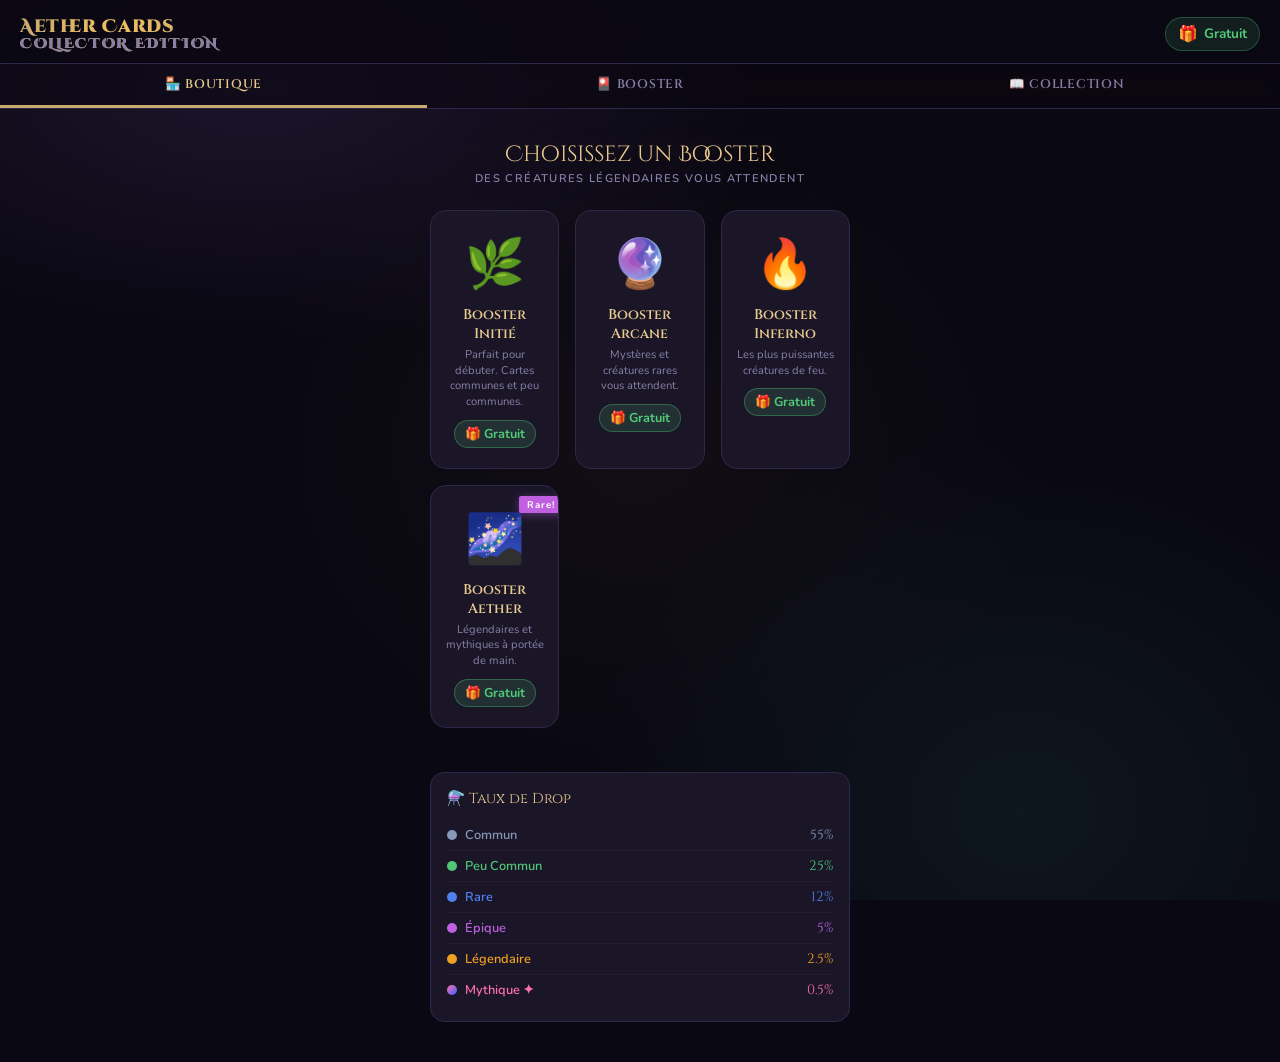
<file: index 3.html>
<!DOCTYPE html>
<html lang="fr">
<head>
<meta charset="UTF-8">
<meta name="viewport" content="width=device-width, initial-scale=1.0, user-scalable=no">
<title>AETHER CARDS — Booster Pack</title>
<link href="https://fonts.googleapis.com/css2?family=Cinzel+Decorative:wght@700;900&family=Cinzel:wght@400;600&family=Nunito:wght@400;600;700&display=swap" rel="stylesheet">
<style>
/* ===================== CSS VARIABLES ===================== */
:root {
  --bg:         #0a0812;
  --bg2:        #100e1a;
  --surface:    #1a1628;
  --surface2:   #231e35;
  --border:     #2e2848;
  --accent:     #c8a96e;
  --accent2:    #e8c98e;
  --text:       #e8e0f0;
  --text-muted: #8880a8;
  --gold:       #f0c060;
  --purple:     #9b6fdf;
  --teal:       #40c8b0;
  --pink:       #e06090;

  /* Rarities */
  --common:     #8898b8;
  --uncommon:   #50c878;
  --rare:       #5080f0;
  --epic:       #c060e0;
  --legendary:  #f0a020;
  --mythic:     linear-gradient(135deg,#ff6eb0,#c040e8,#4060ff,#00d4c8);
}

* { box-sizing: border-box; margin: 0; padding: 0; -webkit-tap-highlight-color: transparent; }

body {
  font-family: 'Nunito', sans-serif;
  background: var(--bg);
  color: var(--text);
  min-height: 100vh;
  overflow-x: hidden;
  user-select: none;
}

/* ===================== BACKGROUND ===================== */
body::before {
  content:'';
  position:fixed; inset:0; z-index:0;
  background:
    radial-gradient(ellipse 60% 40% at 20% 10%, rgba(155,111,223,.12) 0%, transparent 70%),
    radial-gradient(ellipse 50% 60% at 80% 90%, rgba(64,200,176,.08) 0%, transparent 70%),
    radial-gradient(ellipse 40% 50% at 50% 50%, rgba(200,169,110,.04) 0%, transparent 80%);
  pointer-events:none;
}

/* Stars background */
.stars { position:fixed; inset:0; z-index:0; pointer-events:none; overflow:hidden; }
.star { position:absolute; background:#fff; border-radius:50%; animation:twinkle var(--dur,3s) ease-in-out infinite; animation-delay:var(--del,0s); opacity:0; }
@keyframes twinkle { 0%,100%{opacity:0} 50%{opacity:var(--op,.6)} }

/* ===================== LAYOUT ===================== */
#app { position:relative; z-index:1; min-height:100vh; display:flex; flex-direction:column; }

/* ===================== TOP BAR ===================== */
.topbar {
  display:flex; align-items:center; justify-content:space-between;
  padding:14px 20px 10px;
  border-bottom:1px solid var(--border);
  background:rgba(10,8,18,.85);
  backdrop-filter:blur(12px);
  position:sticky; top:0; z-index:100;
}
.logo {
  font-family:'Cinzel Decorative',serif;
  font-size:1.15rem; font-weight:900;
  background:linear-gradient(90deg,#c8a96e,#f0c060,#c8a96e);
  -webkit-background-clip:text; -webkit-text-fill-color:transparent;
  letter-spacing:.04em;
}
.logo span { font-size:.75em; display:block; letter-spacing:.12em; margin-top:-4px; color:var(--text-muted); -webkit-text-fill-color:var(--text-muted); }
.credits-badge {
  display:flex; align-items:center; gap:6px;
  background:rgba(240,192,96,.12); border:1px solid rgba(240,192,96,.3);
  border-radius:20px; padding:5px 12px;
  font-size:.85rem; font-weight:700; color:var(--gold);
}
.credits-badge svg { width:16px; height:16px; }

/* ===================== TABS ===================== */
.tabs {
  display:flex; border-bottom:1px solid var(--border);
  background:rgba(10,8,18,.6); backdrop-filter:blur(8px);
  position:sticky; top:60px; z-index:99;
}
.tab {
  flex:1; padding:12px 8px; text-align:center;
  font-family:'Cinzel',serif; font-size:.78rem; font-weight:600;
  letter-spacing:.06em; color:var(--text-muted);
  cursor:pointer; border:none; background:transparent;
  border-bottom:3px solid transparent; transition:all .25s;
  text-transform:uppercase;
}
.tab.active { color:var(--accent2); border-bottom-color:var(--accent); }
.tab:hover:not(.active) { color:var(--text); }

/* ===================== SCREENS ===================== */
.screen { display:none; flex:1; flex-direction:column; }
.screen.active { display:flex; }

/* ===================== SHOP SCREEN ===================== */
.shop-screen { align-items:center; padding:30px 16px 40px; gap:24px; }
.shop-title {
  font-family:'Cinzel Decorative',serif; font-size:1.4rem;
  color:var(--accent2); text-align:center; text-shadow:0 0 30px rgba(200,169,110,.4);
}
.shop-title small { display:block; font-family:'Nunito',sans-serif; font-size:.7rem;
  color:var(--text-muted); letter-spacing:.12em; margin-top:2px; text-transform:uppercase; font-weight:600; }

.packs-grid { display:grid; grid-template-columns:repeat(2,1fr); gap:16px; width:100%; max-width:420px; }

.pack-card {
  background:var(--surface); border:1px solid var(--border);
  border-radius:16px; padding:20px 14px; text-align:center;
  cursor:pointer; transition:all .3s; position:relative; overflow:hidden;
}
.pack-card:hover { transform:translateY(-4px); border-color:var(--accent); box-shadow:0 8px 30px rgba(200,169,110,.2); }
.pack-card::before {
  content:''; position:absolute; inset:0; opacity:0; transition:opacity .3s;
  background:radial-gradient(circle at 50% 50%, rgba(200,169,110,.08) 0%, transparent 70%);
}
.pack-card:hover::before { opacity:1; }

.pack-icon { font-size:3rem; margin-bottom:8px; display:block; }
.pack-name { font-family:'Cinzel',serif; font-size:.88rem; font-weight:600; color:var(--accent2); margin-bottom:4px; }
.pack-desc { font-size:.7rem; color:var(--text-muted); margin-bottom:10px; line-height:1.4; }
.pack-cost {
  display:inline-flex; align-items:center; gap:4px;
  background:rgba(240,192,96,.15); border:1px solid rgba(240,192,96,.3);
  border-radius:20px; padding:4px 10px; font-size:.8rem; font-weight:700; color:var(--gold);
}
.pack-ribbon {
  position:absolute; top:10px; right:-18px; background:var(--epic);
  color:#fff; font-size:.6rem; font-weight:700; padding:2px 22px 2px 8px;
  transform:rotate(0deg); letter-spacing:.08em;
  box-shadow:0 2px 8px rgba(192,96,224,.4);
  border-radius:2px 0 0 2px;
}

/* ===================== BOOSTER OPENING ===================== */
.booster-screen {
  align-items:center; justify-content:center;
  position:relative; overflow:hidden;
  padding:20px 16px 40px;
}

/* PACK SHAKE STATE */
.pack-open-container {
  display:flex; flex-direction:column; align-items:center;
  gap:28px; width:100%;
}
.pack-visual {
  width:180px; height:250px; position:relative; cursor:pointer;
  transition:transform .15s;
}
.pack-visual:active { transform:scale(.96); }
.pack-body {
  width:100%; height:100%;
  background:var(--pack-gradient, linear-gradient(135deg,#1a2040,#2a1040));
  border-radius:16px; border:2px solid var(--pack-border, rgba(200,169,110,.4));
  display:flex; flex-direction:column; align-items:center; justify-content:center;
  gap:12px; position:relative; overflow:hidden;
  box-shadow:0 8px 40px rgba(0,0,0,.6), 0 0 60px var(--pack-glow,rgba(200,169,110,.15));
}
.pack-body::before {
  content:''; position:absolute; inset:0;
  background:linear-gradient(135deg, rgba(255,255,255,.06) 0%, transparent 50%);
}
.pack-emblem { font-size:4rem; }
.pack-open-name { font-family:'Cinzel',serif; font-size:1rem; font-weight:600; color:var(--accent2); }
.pack-stars { font-size:1.2rem; letter-spacing:4px; }

.shake { animation:shakeAnim .5s ease-in-out; }
@keyframes shakeAnim {
  0%,100%{transform:rotate(0deg)} 20%{transform:rotate(-4deg)} 40%{transform:rotate(4deg)}
  60%{transform:rotate(-3deg)} 80%{transform:rotate(3deg)}
}

.open-hint { font-size:.82rem; color:var(--text-muted); text-align:center; letter-spacing:.04em; }
.open-hint strong { color:var(--accent); }
.tap-count { font-family:'Cinzel',serif; font-size:2rem; color:var(--accent2); font-weight:700; }
.tap-label { font-size:.72rem; color:var(--text-muted); letter-spacing:.1em; text-transform:uppercase; }

/* PARTICLES */
.particle-container { position:fixed; inset:0; pointer-events:none; z-index:200; }
.particle {
  position:absolute; border-radius:50%;
  animation:particleFly 1.2s ease-out forwards;
}
@keyframes particleFly {
  0%{transform:translate(0,0) scale(1); opacity:1}
  100%{transform:translate(var(--dx),var(--dy)) scale(0); opacity:0}
}

/* ===================== CARD REVEAL ===================== */
.reveal-overlay {
  position:fixed; inset:0; z-index:300;
  background:rgba(5,3,12,.97);
  display:none; flex-direction:column; align-items:center; justify-content:center;
  gap:20px; padding:20px;
}
.reveal-overlay.show { display:flex; }

.card-stack-area { position:relative; width:220px; height:320px; }

.reveal-card {
  position:absolute; inset:0;
  border-radius:18px; overflow:hidden;
  cursor:pointer; touch-action:none;
  transition:box-shadow .3s;
  box-shadow:0 8px 40px rgba(0,0,0,.7);
}

/* Card design */
.card-inner {
  width:100%; height:100%;
  display:flex; flex-direction:column;
  position:relative; overflow:hidden;
}
.card-bg {
  position:absolute; inset:0;
  background:var(--card-bg, linear-gradient(135deg,#1a1628,#2a2040));
}
.card-shine {
  position:absolute; inset:0; opacity:0;
  background:linear-gradient(135deg,transparent 30%,rgba(255,255,255,.15) 50%,transparent 70%);
  transition:opacity .3s;
}
.reveal-card.legendary .card-shine,
.reveal-card.mythic .card-shine { opacity:1; animation:shineSweep 2s linear infinite; }
@keyframes shineSweep {
  0%{background-position:-200% 0} 100%{background-position:200% 0}
}

.card-frame {
  position:relative; z-index:2;
  width:100%; height:100%;
  display:flex; flex-direction:column;
  padding:10px 10px 8px;
}
.card-header { display:flex; justify-content:space-between; align-items:flex-start; }
.card-name { font-family:'Cinzel',serif; font-size:.78rem; font-weight:600; color:#fff;
  text-shadow:0 1px 3px rgba(0,0,0,.8); line-height:1.2; max-width:70%; }
.card-cost-badge {
  background:rgba(0,0,0,.5); border:1px solid rgba(255,255,255,.2);
  border-radius:50%; width:26px; height:26px; display:flex; align-items:center; justify-content:center;
  font-size:.72rem; font-weight:700; color:#fff;
}
.card-art-area {
  flex:1; margin:6px 0; border-radius:10px; overflow:hidden;
  background:rgba(0,0,0,.3); display:flex; align-items:center; justify-content:center;
  font-size:5rem; border:1px solid rgba(255,255,255,.08);
  position:relative;
}
.card-art-bg {
  position:absolute; inset:0;
  background:var(--art-bg, radial-gradient(circle,rgba(255,255,255,.05),transparent));
}
.card-emoji { position:relative; z-index:1; filter:drop-shadow(0 4px 12px rgba(0,0,0,.6)); }
.card-type-bar {
  background:rgba(0,0,0,.4); border-radius:6px; padding:3px 6px;
  font-size:.6rem; letter-spacing:.08em; text-transform:uppercase;
  color:rgba(255,255,255,.7); font-weight:700; text-align:center; margin:4px 0 2px;
}
.card-stats { display:flex; justify-content:space-between; margin-top:2px; }
.stat {
  display:flex; flex-direction:column; align-items:center;
  background:rgba(0,0,0,.35); border-radius:6px; padding:3px 8px;
  font-size:.6rem;
}
.stat-val { font-family:'Cinzel',serif; font-size:.85rem; font-weight:600; color:#fff; }
.stat-lbl { font-size:.5rem; color:rgba(255,255,255,.5); letter-spacing:.06em; text-transform:uppercase; }
.card-rarity-bar {
  height:4px; border-radius:2px; margin-top:6px;
  background:var(--rarity-color, var(--common));
}
.card-rarity-bar.mythic { background:var(--mythic); }

/* Rarity border glows */
.reveal-card.common  { box-shadow:0 4px 20px rgba(0,0,0,.8); }
.reveal-card.uncommon { box-shadow:0 4px 30px rgba(80,200,120,.3); }
.reveal-card.rare    { box-shadow:0 4px 30px rgba(80,128,240,.4); }
.reveal-card.epic    { box-shadow:0 4px 40px rgba(192,96,224,.5); }
.reveal-card.legendary { box-shadow:0 4px 50px rgba(240,160,32,.6), 0 0 80px rgba(240,192,64,.2); }
.reveal-card.mythic  { box-shadow:0 4px 60px rgba(255,110,176,.6), 0 0 100px rgba(192,64,232,.3); animation:mythicPulse 2s ease-in-out infinite; }
@keyframes mythicPulse { 0%,100%{box-shadow:0 4px 60px rgba(255,110,176,.6),0 0 100px rgba(192,64,232,.3)} 50%{box-shadow:0 4px 80px rgba(255,110,176,.9),0 0 140px rgba(64,96,255,.4)} }

/* Swipe animations */
.reveal-card.swipe-left  { animation:swipeLeft  .45s cubic-bezier(.4,0,.6,1) forwards; }
.reveal-card.swipe-right { animation:swipeRight .45s cubic-bezier(.4,0,.6,1) forwards; }
@keyframes swipeLeft  { to{transform:translateX(-130%) rotate(-18deg); opacity:0; } }
@keyframes swipeRight { to{transform:translateX(130%)  rotate( 18deg); opacity:0; } }

/* New card reveal */
.new-badge {
  position:absolute; top:8px; left:8px; z-index:10;
  background:var(--gold); color:#000; font-family:'Cinzel',serif;
  font-size:.55rem; font-weight:700; letter-spacing:.1em; text-transform:uppercase;
  border-radius:4px; padding:2px 6px;
  animation:newPop .4s cubic-bezier(.34,1.56,.64,1) forwards;
}
@keyframes newPop { from{transform:scale(0) rotate(-10deg)} to{transform:scale(1) rotate(-6deg)} }

/* Card entry animation */
.reveal-card.entering { animation:cardEntry .5s cubic-bezier(.34,1.56,.64,1) forwards; }
@keyframes cardEntry { from{transform:scale(.7) translateY(30px); opacity:0} to{transform:scale(1) translateY(0); opacity:1} }

/* Rarity flash */
.rarity-flash {
  position:fixed; inset:0; z-index:290; pointer-events:none;
  opacity:0; transition:opacity .15s;
}
.rarity-flash.show { opacity:1; }

/* Bottom HUD */
.reveal-hud { display:flex; flex-direction:column; align-items:center; gap:8px; }
.rarity-label {
  font-family:'Cinzel',serif; font-size:1rem; font-weight:600;
  text-shadow:0 0 20px currentColor; letter-spacing:.06em;
}
.cards-counter { font-size:.8rem; color:var(--text-muted); letter-spacing:.06em; }
.swipe-hint { font-size:.75rem; color:var(--text-muted); opacity:.7; }
.swipe-arrows { font-size:1.4rem; letter-spacing:6px; opacity:.5; }

/* ===================== COLLECTION SCREEN ===================== */
.collection-screen { padding:16px 12px 40px; }
.collection-header { display:flex; justify-content:space-between; align-items:center; margin-bottom:16px; }
.collection-title { font-family:'Cinzel',serif; font-size:1.1rem; color:var(--accent2); }
.collection-stats { font-size:.75rem; color:var(--text-muted); text-align:right; line-height:1.5; }
.collection-stats strong { color:var(--text); }

.filter-bar { display:flex; gap:8px; margin-bottom:16px; overflow-x:auto; padding-bottom:4px; }
.filter-bar::-webkit-scrollbar { height:3px; }
.filter-bar::-webkit-scrollbar-thumb { background:var(--border); border-radius:2px; }
.filter-btn {
  flex-shrink:0; padding:5px 12px; border-radius:20px; border:1px solid var(--border);
  background:transparent; color:var(--text-muted); font-size:.72rem; font-weight:700;
  cursor:pointer; transition:all .2s; letter-spacing:.04em; font-family:'Nunito',sans-serif;
  text-transform:uppercase;
}
.filter-btn.active { color:#fff; border-color:currentColor; }
.filter-btn.f-all.active   { background:rgba(200,169,110,.15); color:var(--accent); }
.filter-btn.f-common.active   { background:rgba(136,152,184,.15); color:var(--common); }
.filter-btn.f-uncommon.active { background:rgba(80,200,120,.15); color:var(--uncommon); }
.filter-btn.f-rare.active  { background:rgba(80,128,240,.15); color:var(--rare); }
.filter-btn.f-epic.active  { background:rgba(192,96,224,.15); color:var(--epic); }
.filter-btn.f-legendary.active{ background:rgba(240,160,32,.15); color:var(--legendary); }
.filter-btn.f-mythic.active{ background:rgba(255,64,128,.12); color:#ff6eb0; }

.cards-grid { display:grid; grid-template-columns:repeat(3,1fr); gap:10px; }
.grid-card {
  border-radius:12px; overflow:hidden; cursor:pointer;
  transition:transform .2s, box-shadow .2s;
  position:relative; aspect-ratio:2.5/3.5;
  background:var(--surface);
}
.grid-card:hover { transform:scale(1.04); }
.grid-card.locked { filter:brightness(.25) saturate(.2); }
.grid-card.locked::after {
  content:'🔒'; position:absolute; inset:0; display:flex; align-items:center; justify-content:center;
  font-size:1.8rem; filter:brightness(3) saturate(0);
}
.grid-card .mini-card {
  width:100%; height:100%;
  display:flex; flex-direction:column; padding:6px 5px 5px;
  position:relative; overflow:hidden;
}
.mini-bg { position:absolute; inset:0; }
.mini-frame { position:relative; z-index:1; width:100%; height:100%; display:flex; flex-direction:column; }
.mini-name { font-family:'Cinzel',serif; font-size:.5rem; font-weight:600; color:#fff;
  text-shadow:0 1px 2px rgba(0,0,0,.9); margin-bottom:3px; }
.mini-art { flex:1; display:flex; align-items:center; justify-content:center; font-size:2rem; }
.mini-rarity-dot {
  width:6px; height:6px; border-radius:50%;
  background:var(--rarity-color);
  align-self:flex-end;
}
.mini-rarity-dot.mythic { background:linear-gradient(135deg,#ff6eb0,#4060ff); }

.owned-badge {
  position:absolute; top:4px; right:4px; background:rgba(80,200,120,.8);
  color:#fff; border-radius:50%; width:16px; height:16px;
  display:flex; align-items:center; justify-content:center; font-size:.6rem;
}
.count-badge {
  position:absolute; bottom:4px; left:4px;
  background:rgba(0,0,0,.75); color:#fff;
  border-radius:8px; padding:1px 5px; font-size:.6rem; font-weight:700;
}

/* RARITY RATES PANEL */
.rates-panel {
  background:var(--surface); border:1px solid var(--border);
  border-radius:14px; padding:16px; margin-top:20px;
}
.rates-title { font-family:'Cinzel',serif; font-size:.9rem; color:var(--accent2); margin-bottom:12px; }
.rate-row { display:flex; justify-content:space-between; align-items:center; padding:6px 0; border-bottom:1px solid rgba(255,255,255,.04); }
.rate-row:last-child { border:none; }
.rate-rarity { display:flex; align-items:center; gap:8px; font-size:.8rem; font-weight:600; }
.rate-dot { width:10px; height:10px; border-radius:50%; flex-shrink:0; }
.rate-pct { font-family:'Cinzel',serif; font-size:.85rem; }

/* ===================== CARD DETAIL MODAL ===================== */
.card-modal {
  position:fixed; inset:0; z-index:400;
  display:none; flex-direction:column; align-items:center; justify-content:center;
  background:rgba(5,3,12,.95); padding:24px;
  gap:20px;
}
.card-modal.show { display:flex; }
.modal-card { width:260px; height:360px; position:relative; }
.modal-close {
  position:absolute; top:16px; right:16px;
  background:var(--surface2); border:1px solid var(--border);
  color:var(--text); border-radius:50%; width:36px; height:36px;
  display:flex; align-items:center; justify-content:center;
  font-size:1.2rem; cursor:pointer; z-index:10;
  transition:all .2s;
}
.modal-close:hover { background:var(--border); }
.modal-info { text-align:center; }
.modal-name { font-family:'Cinzel',serif; font-size:1.2rem; color:var(--accent2); }
.modal-type { font-size:.75rem; color:var(--text-muted); letter-spacing:.1em; text-transform:uppercase; margin-top:4px; }
.modal-flavour { font-size:.8rem; color:var(--text-muted); font-style:italic; margin-top:8px; max-width:260px; text-align:center; line-height:1.5; }

/* ===================== TOAST ===================== */
.toast {
  position:fixed; bottom:80px; left:50%; transform:translateX(-50%) translateY(20px);
  background:var(--surface2); border:1px solid var(--border);
  border-radius:24px; padding:10px 20px;
  font-size:.82rem; font-weight:600; color:var(--text);
  opacity:0; transition:all .3s; z-index:500; white-space:nowrap;
  pointer-events:none;
}
.toast.show { opacity:1; transform:translateX(-50%) translateY(0); }

/* ===================== BUTTON ===================== */
.btn-primary {
  background:linear-gradient(135deg,#c8a96e,#f0c060);
  color:#0a0812; border:none; border-radius:30px;
  padding:12px 32px; font-family:'Cinzel',serif;
  font-size:.9rem; font-weight:600; letter-spacing:.06em;
  cursor:pointer; transition:all .2s;
  box-shadow:0 4px 20px rgba(240,192,96,.3);
}
.btn-primary:hover { transform:translateY(-2px); box-shadow:0 8px 30px rgba(240,192,96,.4); }
.btn-primary:active { transform:scale(.97); }
.btn-secondary {
  background:var(--surface2); border:1px solid var(--border);
  color:var(--text); border-radius:30px; padding:10px 24px;
  font-family:'Cinzel',serif; font-size:.82rem; font-weight:600;
  letter-spacing:.04em; cursor:pointer; transition:all .2s;
}
.btn-secondary:hover { border-color:var(--accent); color:var(--accent2); }

/* ===================== RESPONSIVE ===================== */
@media(min-width:480px) {
  .cards-grid { grid-template-columns:repeat(4,1fr); }
  .packs-grid { grid-template-columns:repeat(3,1fr); }
}
@media(min-width:700px) {
  .cards-grid { grid-template-columns:repeat(5,1fr); }
}

/* ===================== GLITTER EFFECT ===================== */
.glitter { position:fixed; inset:0; pointer-events:none; z-index:200; }
.glitter-piece {
  position:absolute; width:4px; height:4px;
  border-radius:50%; animation:glitterFall 1.5s ease-out forwards;
}
@keyframes glitterFall {
  0%  { transform:translate(0,0) scale(1) rotate(0deg);   opacity:1; }
  100%{ transform:translate(var(--gx),var(--gy)) scale(0) rotate(360deg); opacity:0; }
}

/* Lottie-style pack tear */
.tear-overlay {
  position:fixed; inset:0; z-index:250; pointer-events:none;
  display:flex; align-items:center; justify-content:center;
  opacity:0;
}
.tear-overlay.show { animation:tearAnim .6s ease-in-out forwards; }
@keyframes tearAnim { 0%{opacity:0} 30%{opacity:1} 100%{opacity:0} }
.tear-line { width:300px; height:3px; background:linear-gradient(90deg,transparent,#fff,transparent);
  border-radius:2px; }

/* ===================== COOLDOWN ===================== */
.pack-card.on-cooldown { cursor:not-allowed; opacity:.75; }
.pack-card.on-cooldown:hover { transform:none; box-shadow:none; border-color:var(--border); }
.pack-card.on-cooldown::before { opacity:0 !important; }

.cooldown-overlay {
  position:absolute; inset:0; border-radius:16px;
  background:rgba(5,3,12,.65);
  display:flex; flex-direction:column; align-items:center; justify-content:center;
  gap:8px; z-index:5;
}
.cooldown-timer {
  font-family:'Cinzel',serif; font-size:1.6rem; font-weight:700;
  color:#fff; text-shadow:0 0 16px rgba(200,169,110,.6);
}
.cooldown-label {
  font-size:.62rem; letter-spacing:.12em; text-transform:uppercase;
  color:rgba(255,255,255,.5);
}
.cooldown-ring {
  position:relative; width:64px; height:64px;
}
.cooldown-ring svg { transform:rotate(-90deg); }
.cooldown-ring-bg { fill:none; stroke:rgba(255,255,255,.1); stroke-width:4; }
.cooldown-ring-fill {
  fill:none; stroke:var(--accent); stroke-width:4;
  stroke-linecap:round;
  stroke-dasharray:163; /* 2π×26 */
  stroke-dashoffset:0;
  transition:stroke-dashoffset .9s linear;
}
.cooldown-ring-text {
  position:absolute; inset:0; display:flex; align-items:center; justify-content:center;
  font-family:'Cinzel',serif; font-size:.95rem; font-weight:700; color:#fff;
}
.pack-cost.free-badge {
  background:rgba(80,200,120,.15); border-color:rgba(80,200,120,.35); color:#50c878;
}

</style>
</head>
<body>

<!-- Stars -->
<div class="stars" id="stars"></div>

<!-- App -->
<div id="app">

  <!-- Topbar -->
  <div class="topbar">
    <div class="logo">Aether Cards<span>COLLECTOR EDITION</span></div>
    <div class="credits-badge" style="background:rgba(80,200,120,.12);border-color:rgba(80,200,120,.3);color:#50c878;">
      <span style="font-size:1rem;">🎁</span>
      <span>Gratuit</span>
    </div>
  </div>

  <!-- Tabs -->
  <div class="tabs">
    <button class="tab active" onclick="showTab('shop')">🏪 Boutique</button>
    <button class="tab" onclick="showTab('booster')">🎴 Booster</button>
    <button class="tab" onclick="showTab('collection')">📖 Collection</button>
  </div>

  <!-- ===== SHOP SCREEN ===== -->
  <div class="screen shop-screen active" id="screen-shop">
    <div class="shop-title">Choisissez un Booster<small>Des créatures légendaires vous attendent</small></div>

    <div class="packs-grid" id="packsGrid"></div>

    <div class="rates-panel" style="max-width:420px;width:100%">
      <div class="rates-title">⚗️ Taux de Drop</div>
      <div id="ratesTable"></div>
    </div>
  </div>

  <!-- ===== BOOSTER SCREEN ===== -->
  <div class="screen booster-screen" id="screen-booster">
    <div class="pack-open-container" id="packOpenContainer">
      <div style="text-align:center">
        <div class="tap-count" id="tapCount">0</div>
        <div class="tap-label">Tapotements</div>
      </div>
      <div class="pack-visual" id="packVisual" onclick="tapPack()">
        <div class="pack-body" id="packBody">
          <span class="pack-emblem" id="packEmblem">✨</span>
          <span class="pack-open-name" id="packOpenName">—</span>
          <div class="pack-stars" id="packStars">★★★</div>
        </div>
      </div>
      <div class="open-hint">Tapotez le booster <strong id="tapsLeft">5</strong> fois pour l'ouvrir</div>
    </div>
  </div>

  <!-- ===== COLLECTION SCREEN ===== -->
  <div class="screen collection-screen" id="screen-collection">
    <div class="collection-header">
      <div class="collection-title">📖 Ma Collection</div>
      <div class="collection-stats" id="collectionStats"></div>
    </div>
    <div class="filter-bar" id="filterBar">
      <button class="filter-btn f-all active" onclick="setFilter('all')">Tout</button>
      <button class="filter-btn f-common"   onclick="setFilter('common')">Commun</button>
      <button class="filter-btn f-uncommon" onclick="setFilter('uncommon')">Peu Commun</button>
      <button class="filter-btn f-rare"     onclick="setFilter('rare')">Rare</button>
      <button class="filter-btn f-epic"     onclick="setFilter('epic')">Épique</button>
      <button class="filter-btn f-legendary" onclick="setFilter('legendary')">Légendaire</button>
      <button class="filter-btn f-mythic"   onclick="setFilter('mythic')">Mythique</button>
    </div>
    <div class="cards-grid" id="cardsGrid"></div>
  </div>

</div>

<!-- ===== REVEAL OVERLAY ===== -->
<div class="reveal-overlay" id="revealOverlay">
  <div style="text-align:center">
    <div style="font-family:'Cinzel Decorative',serif;font-size:1.1rem;color:var(--accent2);letter-spacing:.04em">Votre Booster</div>
    <div style="font-size:.75rem;color:var(--text-muted);margin-top:4px" id="revealPackName"></div>
  </div>
  <div class="card-stack-area" id="cardStackArea"></div>
  <div class="reveal-hud">
    <div class="rarity-label" id="rarityLabel"></div>
    <div class="cards-counter" id="cardsCounter"></div>
    <div class="swipe-arrows">← →</div>
    <div class="swipe-hint">Glissez ou tapotez pour voir la carte suivante</div>
  </div>
</div>

<!-- ===== RARITY FLASH ===== -->
<div class="rarity-flash" id="rarityFlash"></div>

<!-- ===== PARTICLES ===== -->
<div class="particle-container" id="particleContainer"></div>
<div class="glitter" id="glitterContainer"></div>
<div class="tear-overlay" id="tearOverlay"><div class="tear-line"></div></div>

<!-- ===== CARD MODAL ===== -->
<div class="card-modal" id="cardModal" onclick="closeModal(event)">
  <button class="modal-close" onclick="closeCardModal()">✕</button>
  <div class="modal-card" id="modalCard"></div>
  <div class="modal-info">
    <div class="modal-name" id="modalName"></div>
    <div class="modal-type" id="modalType"></div>
    <div class="modal-flavour" id="modalFlavour"></div>
  </div>
</div>

<!-- ===== TOAST ===== -->
<div class="toast" id="toast"></div>

<script>
/* ====================================================
   DATA
   ==================================================== */

const RARITIES = {
  common:    { label:'Commun',     color:'var(--common)',   pct:55,  shine:false },
  uncommon:  { label:'Peu Commun', color:'var(--uncommon)', pct:25,  shine:false },
  rare:      { label:'Rare',       color:'var(--rare)',     pct:12,  shine:false },
  epic:      { label:'Épique',     color:'var(--epic)',     pct:5,   shine:true  },
  legendary: { label:'Légendaire', color:'var(--legendary)',pct:2.5, shine:true  },
  mythic:    { label:'Mythique ✦', color:'#ff6eb0',         pct:.5,  shine:true  },
};

const CARD_DB = [
  // COMMONS (10)
  {id:1,name:'Lézard des Cendres',type:'Bestiale',rarity:'common',emoji:'🦎',atk:30,def:20,cost:2,
   artBg:'radial-gradient(circle,#3a2010,#1a0808)',cardBg:'linear-gradient(135deg,#2a1810,#180808)',flavour:'Né des volcans oubliés, il crache des braises froides.'},
  {id:2,name:'Sylphe Venteux',type:'Spirituelle',rarity:'common',emoji:'🌬️',atk:20,def:35,cost:1,
   artBg:'radial-gradient(circle,#103040,#081828)',cardBg:'linear-gradient(135deg,#0e2030,#081018)',flavour:'Son souffle efface les chemins.'},
  {id:3,name:'Golem de Pierre',type:'Arcanique',rarity:'common',emoji:'🪨',atk:40,def:50,cost:3,
   artBg:'radial-gradient(circle,#2a2820,#181610)',cardBg:'linear-gradient(135deg,#201e18,#101008)',flavour:'Muet depuis des siècles, il obéit encore.'},
  {id:4,name:'Nymphe des Mers',type:'Aquatique',rarity:'common',emoji:'🧜',atk:25,def:30,cost:2,
   artBg:'radial-gradient(circle,#082838,#040818)',cardBg:'linear-gradient(135deg,#082030,#041018)',flavour:'Chante pour endormir les tempêtes.'},
  {id:5,name:'Renard Fantôme',type:'Ombrale',rarity:'common',emoji:'🦊',atk:35,def:15,cost:2,
   artBg:'radial-gradient(circle,#281830,#100818)',cardBg:'linear-gradient(135deg,#201028,#100818)',flavour:'On ne le voit qu\'au coucher du soleil.'},
  {id:6,name:'Crabe Cristal',type:'Aquatique',rarity:'common',emoji:'🦀',atk:28,def:45,cost:2,
   artBg:'radial-gradient(circle,#082840,#040c18)',cardBg:'linear-gradient(135deg,#082038,#040c18)',flavour:'Sa carapace reflète l\'avenir.'},
  {id:7,name:'Scarabée Solaire',type:'Céleste',rarity:'common',emoji:'🪲',atk:22,def:22,cost:1,
   artBg:'radial-gradient(circle,#3a2800,#181000)',cardBg:'linear-gradient(135deg,#2a2000,#140c00)',flavour:'Porteur de chance dans les déserts.'},
  {id:8,name:'Loup Glacé',type:'Bestiale',rarity:'common',emoji:'🐺',atk:38,def:28,cost:2,
   artBg:'radial-gradient(circle,#102030,#081020)',cardBg:'linear-gradient(135deg,#102028,#080c18)',flavour:'Sa morsure gèle le sang.'},
  {id:9,name:'Mouche Aether',type:'Arcanique',rarity:'common',emoji:'🦋',atk:15,def:12,cost:1,
   artBg:'radial-gradient(circle,#280838,#100018)',cardBg:'linear-gradient(135deg,#200830,#0c0018)',flavour:'Portail ambulant vers d\'autres plans.'},
  {id:10,name:'Serpent Corail',type:'Aquatique',rarity:'common',emoji:'🐍',atk:32,def:18,cost:2,
   artBg:'radial-gradient(circle,#200828,#0c0418)',cardBg:'linear-gradient(135deg,#180820,#0c0418)',flavour:'Son venin crée des illusions de beauté.'},

  // UNCOMMONS (8)
  {id:11,name:'Griffon des Vents',type:'Céleste',rarity:'uncommon',emoji:'🦅',atk:55,def:40,cost:3,
   artBg:'radial-gradient(circle,#104020,#081810)',cardBg:'linear-gradient(135deg,#0c3018,#081010)',flavour:'Mi-aigle mi-lion, gardien des nuages.'},
  {id:12,name:'Méduse Lunaire',type:'Aquatique',rarity:'uncommon',emoji:'🪼',atk:42,def:55,cost:3,
   artBg:'radial-gradient(circle,#081838,#040828)',cardBg:'linear-gradient(135deg,#081030,#040820)',flavour:'Pulse au rythme des marées.'},
  {id:13,name:'Ours de Lave',type:'Volcanique',rarity:'uncommon',emoji:'🐻',atk:65,def:48,cost:4,
   artBg:'radial-gradient(circle,#402008,#200800)',cardBg:'linear-gradient(135deg,#301808,#180400)',flavour:'Hiberne dans les caldeiras.'},
  {id:14,name:'Spectre Ambre',type:'Ombrale',rarity:'uncommon',emoji:'👻',atk:50,def:30,cost:3,
   artBg:'radial-gradient(circle,#302808,#181400)',cardBg:'linear-gradient(135deg,#282008,#100c00)',flavour:'Piégé entre deux mondes.'},
  {id:15,name:'Cerf Étoilé',type:'Céleste',rarity:'uncommon',emoji:'🦌',atk:45,def:58,cost:3,
   artBg:'radial-gradient(circle,#101838,#080c28)',cardBg:'linear-gradient(135deg,#0c1430,#080a20)',flavour:'Ses bois cartographient le cosmos.'},
  {id:16,name:'Araignée Toile',type:'Ombrale',rarity:'uncommon',emoji:'🕷️',atk:60,def:35,cost:3,
   artBg:'radial-gradient(circle,#280838,#100018)',cardBg:'linear-gradient(135deg,#200830,#0c0020)',flavour:'Tisse des pièges entre les dimensions.'},
  {id:17,name:'Phénix Juvenis',type:'Volcanique',rarity:'uncommon',emoji:'🕊️',atk:52,def:42,cost:3,
   artBg:'radial-gradient(circle,#381808,#180800)',cardBg:'linear-gradient(135deg,#301008,#140400)',flavour:'Encore trop jeune pour brûler pleinement.'},
  {id:18,name:'Tortue Céleste',type:'Arcanique',rarity:'uncommon',emoji:'🐢',atk:30,def:80,cost:3,
   artBg:'radial-gradient(circle,#102038,#080c28)',cardBg:'linear-gradient(135deg,#0c1830,#080a20)',flavour:'Porte un cosmos sur son dos.'},

  // RARES (6)
  {id:19,name:'Drake du Vide',type:'Arcanique',rarity:'rare',emoji:'🐲',atk:85,def:65,cost:5,
   artBg:'radial-gradient(circle,#180848,#080028)',cardBg:'linear-gradient(135deg,#100840,#060028)',flavour:'Issu du néant entre les étoiles.'},
  {id:20,name:'Sorcier Éclipse',type:'Mystique',rarity:'rare',emoji:'🧙',atk:90,def:50,cost:5,
   artBg:'radial-gradient(circle,#080838,#040028)',cardBg:'linear-gradient(135deg,#080830,#040020)',flavour:'Maîtrise le temps entre deux battements de cœur.'},
  {id:21,name:'Valkyrie d\'Acier',type:'Céleste',rarity:'rare',emoji:'⚔️',atk:95,def:70,cost:5,
   artBg:'radial-gradient(circle,#303040,#181830)',cardBg:'linear-gradient(135deg,#282838,#101020)',flavour:'Choisit les âmes dignes de l\'au-delà.'},
  {id:22,name:'Titan des Marais',type:'Bestiale',rarity:'rare',emoji:'🐊',atk:80,def:90,cost:5,
   artBg:'radial-gradient(circle,#103020,#040c08)',cardBg:'linear-gradient(135deg,#082818,#040c08)',flavour:'Aussi vieux que les premiers marécages.'},
  {id:23,name:'Golem de Lumière',type:'Arcanique',rarity:'rare',emoji:'💎',atk:75,def:85,cost:5,
   artBg:'radial-gradient(circle,#284048,#102030)',cardBg:'linear-gradient(135deg,#203840,#101828)',flavour:'Cristallisé sous la lumière d\'une étoile mourante.'},
  {id:24,name:'Kitsune Ancien',type:'Spirituelle',rarity:'rare',emoji:'🦊',atk:88,def:72,cost:5,
   artBg:'radial-gradient(circle,#381028,#180410)',cardBg:'linear-gradient(135deg,#300820,#14040c)',flavour:'Ses neuf queues contiennent neuf vies.'},

  // EPICS (4)
  {id:25,name:'Hydre Abyssale',type:'Aquatique',rarity:'epic',emoji:'🐉',atk:120,def:100,cost:6,
   artBg:'radial-gradient(circle,#080840,#020018)',cardBg:'linear-gradient(135deg,#060838,#020018)',flavour:'Chaque tête détient un secret du monde.'},
  {id:26,name:'Séraphin Noir',type:'Ombrale',rarity:'epic',emoji:'😈',atk:130,def:80,cost:6,
   artBg:'radial-gradient(circle,#200848,#0c0028)',cardBg:'linear-gradient(135deg,#180840,#080020)',flavour:'Ange déchu porteur de vérités interdites.'},
  {id:27,name:'Kraken Éternel',type:'Arcanique',rarity:'epic',emoji:'🦑',atk:110,def:120,cost:7,
   artBg:'radial-gradient(circle,#041028,#020818)',cardBg:'linear-gradient(135deg,#040c20,#020810)',flavour:'Ses tentacules touchent tous les océans.'},
  {id:28,name:'Reine des Cendres',type:'Volcanique',rarity:'epic',emoji:'👸',atk:125,def:95,cost:6,
   artBg:'radial-gradient(circle,#401008,#200400)',cardBg:'linear-gradient(135deg,#380c08,#180400)',flavour:'Règne sur les ruines de civilisations oubliées.'},

  // LEGENDARIES (3)
  {id:29,name:'Léviathan Solaire',type:'Céleste',rarity:'legendary',emoji:'☀️',atk:160,def:130,cost:8,
   artBg:'radial-gradient(circle,#402008,#201000)',cardBg:'linear-gradient(135deg,#382008,#180c00)',flavour:'Sa naissance déclencha la première aurore.'},
  {id:30,name:'Esprit du Monde',type:'Mystique',rarity:'legendary',emoji:'🌍',atk:140,def:160,cost:8,
   artBg:'radial-gradient(circle,#082038,#041028)',cardBg:'linear-gradient(135deg,#061830,#030c20)',flavour:'Il est ce qui existait avant tout et ce qui demeurera après.'},
  {id:31,name:'Archimage Originel',type:'Arcanique',rarity:'legendary',emoji:'🔮',atk:155,def:145,cost:8,
   artBg:'radial-gradient(circle,#180840,#080028)',cardBg:'linear-gradient(135deg,#100838,#060020)',flavour:'A écrit les premières lois de la magie.'},

  // MYTHICS (2)
  {id:32,name:'AETHER PRIME',type:'Cosmique',rarity:'mythic',emoji:'✨',atk:200,def:200,cost:10,
   artBg:'radial-gradient(circle,#200840,#080020)',cardBg:'linear-gradient(135deg,#180838,#060018)',flavour:'L\'être fondamental. La source de tout éther. Ne peut être défait.'},
  {id:33,name:'NÉANT ABSOLU',type:'Cosmique',rarity:'mythic',emoji:'🌑',atk:200,def:200,cost:10,
   artBg:'radial-gradient(circle,#080808,#000000)',cardBg:'linear-gradient(135deg,#100810,#040004)',flavour:'Avant la lumière, il était. Après la lumière, il sera.'},
];

const PACKS = [
  {id:'starter',name:'Booster Initié',emoji:'🌿',desc:'Parfait pour débuter. Cartes communes et peu communes.',
   gradient:'linear-gradient(135deg,#0c2818,#1a4028)',border:'rgba(80,200,120,.4)',glow:'rgba(80,200,120,.15)',stars:'★★☆',
   weights:{common:70,uncommon:25,rare:5,epic:0,legendary:0,mythic:0}},
  {id:'arcane',name:'Booster Arcane',emoji:'🔮',desc:'Mystères et créatures rares vous attendent.',
   gradient:'linear-gradient(135deg,#10082a,#20104a)',border:'rgba(130,80,240,.4)',glow:'rgba(130,80,240,.15)',stars:'★★★',
   weights:{common:45,uncommon:30,rare:18,epic:6,legendary:.8,mythic:.2}},
  {id:'inferno',name:'Booster Inferno',emoji:'🔥',desc:'Les plus puissantes créatures de feu.',
   gradient:'linear-gradient(135deg,#2a0808,#481810)',border:'rgba(240,80,32,.4)',glow:'rgba(240,80,32,.15)',stars:'★★★',
   weights:{common:40,uncommon:28,rare:20,epic:9,legendary:2.5,mythic:.5}},
  {id:'aether',name:'Booster Aether',emoji:'🌌',desc:'Légendaires et mythiques à portée de main.',ribbon:'Rare!',
   gradient:'linear-gradient(135deg,#080820,#180848)',border:'rgba(200,169,110,.5)',glow:'rgba(200,169,110,.25)',stars:'★★★',
   weights:{common:25,uncommon:25,rare:28,epic:14,legendary:6,mythic:2}},
];

/* ====================================================
   STATE
   ==================================================== */
const COOLDOWN_MS  = 20 * 1000; // 20 secondes
let collection   = JSON.parse(localStorage.getItem('ac_collection') ?? '{}'); // {cardId: count}
// cooldowns: {packId: timestampMS when cooldown expires}
let cooldowns    = JSON.parse(localStorage.getItem('ac_cooldowns') ?? '{}');
let currentPack  = null;
let tapCount     = 0;
const TAPS_REQUIRED = 5;

let revealCards  = [];
let revealIndex  = 0;
let activeFilter = 'all';

// Swipe state
let touchStartX = 0;
let touchStartY = 0;
let isSwiping   = false;

// Cooldown ticker interval
let cooldownInterval = null;

function save() {
  localStorage.setItem('ac_collection', JSON.stringify(collection));
  localStorage.setItem('ac_cooldowns',  JSON.stringify(cooldowns));
}

function getRemainingMs(packId) {
  const expires = cooldowns[packId] || 0;
  return Math.max(0, expires - Date.now());
}
function isOnCooldown(packId) { return getRemainingMs(packId) > 0; }

/* ====================================================
   STARS BACKGROUND
   ==================================================== */
(function buildStars() {
  const c = document.getElementById('stars');
  for(let i=0;i<120;i++) {
    const s = document.createElement('div');
    s.className='star';
    s.style.cssText = `left:${Math.random()*100}%;top:${Math.random()*100}%;
      width:${Math.random()*2.5+.5}px;height:${Math.random()*2.5+.5}px;
      --dur:${2+Math.random()*4}s;--del:${Math.random()*6}s;--op:${.2+Math.random()*.8}`;
    c.appendChild(s);
  }
})();

/* ====================================================
   TABS
   ==================================================== */
function showTab(id) {
  document.querySelectorAll('.screen').forEach(s=>s.classList.remove('active'));
  document.querySelectorAll('.tab').forEach(t=>t.classList.remove('active'));
  document.getElementById('screen-'+id).classList.add('active');
  const tabs = ['shop','booster','collection'];
  document.querySelectorAll('.tab')[tabs.indexOf(id)].classList.add('active');
  if(id==='collection') renderCollection();
  if(id==='shop') renderShop();
}

/* ====================================================
   SHOP
   ==================================================== */
function renderShop() {
  renderPacksGrid();
  startCooldownTicker();

  const rates = document.getElementById('ratesTable');
  rates.innerHTML = Object.entries(RARITIES).map(([k,r])=>`
    <div class="rate-row">
      <div class="rate-rarity">
        <div class="rate-dot ${k==='mythic'?'mythic':''}" style="${k!=='mythic'?`background:${r.color}`:'background:linear-gradient(135deg,#ff6eb0,#4060ff)'}"></div>
        <span style="color:${k==='mythic'?'#ff6eb0':r.color}">${r.label}</span>
      </div>
      <div class="rate-pct" style="color:${k==='mythic'?'#ff6eb0':r.color}">${r.pct}%</div>
    </div>`).join('');
}

function renderPacksGrid() {
  const grid = document.getElementById('packsGrid');
  grid.innerHTML = PACKS.map(p => {
    const rem   = getRemainingMs(p.id);
    const onCD  = rem > 0;
    const secs  = Math.ceil(rem / 1000);
    const circ  = 163; // 2π×26
    const dashOffset = onCD ? circ * (1 - rem / COOLDOWN_MS) : circ;
    return `
    <div class="pack-card ${onCD?'on-cooldown':''}" id="packcard-${p.id}" onclick="selectPack('${p.id}')">
      ${p.ribbon&&!onCD?`<div class="pack-ribbon">${p.ribbon}</div>`:''}
      ${onCD ? `
      <div class="cooldown-overlay">
        <div class="cooldown-ring">
          <svg viewBox="0 0 56 56" width="64" height="64">
            <circle class="cooldown-ring-bg" cx="28" cy="28" r="26"/>
            <circle class="cooldown-ring-fill" id="ring-${p.id}" cx="28" cy="28" r="26"
              stroke-dashoffset="${dashOffset}"/>
          </svg>
          <div class="cooldown-ring-text" id="cdtext-${p.id}">${secs}s</div>
        </div>
        <div class="cooldown-label">Recharge en cours</div>
      </div>` : ''}
      <span class="pack-icon">${p.emoji}</span>
      <div class="pack-name">${p.name}</div>
      <div class="pack-desc">${p.desc}</div>
      <div class="pack-cost free-badge">🎁 Gratuit</div>
    </div>`;
  }).join('');
}

function startCooldownTicker() {
  if(cooldownInterval) clearInterval(cooldownInterval);
  cooldownInterval = setInterval(()=>{
    let anyActive = false;
    PACKS.forEach(p=>{
      const rem = getRemainingMs(p.id);
      const card = document.getElementById('packcard-'+p.id);
      if(!card) return;
      if(rem > 0) {
        anyActive = true;
        const secs = Math.ceil(rem/1000);
        const circ = 163;
        const offset = circ * (1 - rem / COOLDOWN_MS);
        const txt  = document.getElementById('cdtext-'+p.id);
        const ring = document.getElementById('ring-'+p.id);
        if(txt)  txt.textContent  = secs+'s';
        if(ring) ring.style.strokeDashoffset = offset;
      } else if(card.classList.contains('on-cooldown')) {
        // Cooldown just expired — re-render this card
        renderPacksGrid();
      }
    });
    if(!anyActive) { clearInterval(cooldownInterval); cooldownInterval = null; }
  }, 250);
}

function selectPack(id) {
  const pack = PACKS.find(p=>p.id===id);
  if(!pack) return;
  if(isOnCooldown(id)) {
    const secs = Math.ceil(getRemainingMs(id)/1000);
    showToast(`⏳ Disponible dans ${secs}s !`);
    return;
  }
  currentPack = pack;
  tapCount = 0;

  // Start cooldown immediately
  cooldowns[id] = Date.now() + COOLDOWN_MS;
  save();
  startCooldownTicker();

  // Set pack visuals
  document.getElementById('packBody').style.background = pack.gradient;
  document.getElementById('packBody').style.setProperty('--pack-border', pack.border);
  document.getElementById('packBody').style.borderColor = pack.border;
  document.getElementById('packBody').style.boxShadow = `0 8px 40px rgba(0,0,0,.6), 0 0 60px ${pack.glow}`;
  document.getElementById('packEmblem').textContent = pack.emoji;
  document.getElementById('packOpenName').textContent = pack.name;
  document.getElementById('packStars').textContent = pack.stars;
  document.getElementById('tapCount').textContent = '0';
  document.getElementById('tapsLeft').textContent = TAPS_REQUIRED;

  showTab('booster');
}

/* ====================================================
   TAP TO OPEN
   ==================================================== */
function tapPack() {
  if(!currentPack) return;
  tapCount++;
  document.getElementById('tapCount').textContent = tapCount;
  document.getElementById('tapsLeft').textContent = Math.max(0, TAPS_REQUIRED - tapCount);

  // Shake
  const v = document.getElementById('packVisual');
  v.classList.remove('shake');
  void v.offsetWidth;
  v.classList.add('shake');

  // Small particles
  spawnParticles(3, v.getBoundingClientRect());

  if(tapCount >= TAPS_REQUIRED) {
    openBooster();
  }
}

/* ====================================================
   WEIGHTED RANDOM
   ==================================================== */
function rollCard(weights) {
  const rand = Math.random() * 100;
  let cum = 0;
  for(const [rarity, weight] of Object.entries(weights)) {
    cum += weight;
    if(rand < cum) {
      const pool = CARD_DB.filter(c=>c.rarity===rarity);
      if(pool.length===0) continue;
      return pool[Math.floor(Math.random()*pool.length)];
    }
  }
  // fallback
  return CARD_DB[0];
}

function generateBoosterCards(pack) {
  const count = 5;
  const cards = [];
  for(let i=0;i<count;i++) {
    cards.push(rollCard(pack.weights));
  }
  return cards;
}

/* ====================================================
   OPEN BOOSTER
   ==================================================== */
function openBooster() {
  if(!currentPack) return;

  // Tear effect
  const tear = document.getElementById('tearOverlay');
  tear.classList.add('show');
  setTimeout(()=>tear.classList.remove('show'), 700);

  // Big particles
  const packEl = document.getElementById('packVisual');
  spawnParticles(20, packEl.getBoundingClientRect(), true);
  spawnGlitter(packEl.getBoundingClientRect());

  const cards = generateBoosterCards(currentPack);

  // Add to collection
  cards.forEach(card=>{
    collection[card.id] = (collection[card.id]||0)+1;
  });
  save();

  revealCards = cards;
  revealIndex = 0;

  document.getElementById('revealPackName').textContent = currentPack.name;

  setTimeout(()=>{
    document.getElementById('revealOverlay').classList.add('show');
    showRevealCard(0);
  }, 400);

  // Reset for next pack
  currentPack = null;
  tapCount = 0;
}

/* ====================================================
   CARD REVEAL
   ==================================================== */
function buildCardHTML(card, large=false) {
  const r = RARITIES[card.rarity];
  const isMyth = card.rarity==='mythic';
  return `
    <div class="card-bg" style="background:${card.cardBg}"></div>
    <div class="card-shine"></div>
    <div class="card-frame">
      <div class="card-header">
        <div class="card-name">${card.name}</div>
        <div class="card-cost-badge">${card.cost}</div>
      </div>
      <div class="card-art-area">
        <div class="card-art-bg" style="background:${card.artBg}"></div>
        <div class="card-emoji">${card.emoji}</div>
      </div>
      <div class="card-type-bar">${card.type}</div>
      <div class="card-stats">
        <div class="stat"><span class="stat-val">${card.atk}</span><span class="stat-lbl">ATK</span></div>
        <div class="stat"><span class="stat-val">${card.def}</span><span class="stat-lbl">DEF</span></div>
        <div class="stat"><span class="stat-val">${card.cost}</span><span class="stat-lbl">COÛT</span></div>
      </div>
      <div class="card-rarity-bar ${isMyth?'mythic':''}" style="${isMyth?'':'background:'+r.color}"></div>
    </div>
  `;
}

function showRevealCard(idx) {
  const area = document.getElementById('cardStackArea');
  area.innerHTML = '';

  const card = revealCards[idx];
  const r = RARITIES[card.rarity];
  const isNew = (collection[card.id]||0)===1;

  // Rarity flash
  const flash = document.getElementById('rarityFlash');
  if(card.rarity==='legendary'||card.rarity==='mythic'||card.rarity==='epic') {
    const colors = {epic:'rgba(192,96,224,.15)',legendary:'rgba(240,160,32,.2)',mythic:'rgba(255,64,128,.18)'};
    flash.style.background = colors[card.rarity]||'transparent';
    flash.classList.add('show');
    setTimeout(()=>flash.classList.remove('show'),600);
    if(card.rarity==='mythic'||card.rarity==='legendary') spawnGlitter({left:window.innerWidth/2,top:window.innerHeight/2,width:0,height:0});
  }

  const el = document.createElement('div');
  el.className = `reveal-card ${card.rarity} entering`;
  el.innerHTML = buildCardHTML(card);
  if(isNew) {
    const badge = document.createElement('div');
    badge.className = 'new-badge';
    badge.textContent = 'NOUVEAU';
    el.appendChild(badge);
  }
  area.appendChild(el);

  // HUD
  const isMyth = card.rarity==='mythic';
  document.getElementById('rarityLabel').textContent = r.label;
  document.getElementById('rarityLabel').style.color = isMyth?'#ff6eb0':r.color;
  document.getElementById('cardsCounter').textContent = `Carte ${idx+1} sur ${revealCards.length}`;

  // Touch & click swipe
  setupSwipe(el, idx);
}

function setupSwipe(el, idx) {
  // Touch
  el.addEventListener('touchstart', e=>{
    touchStartX = e.touches[0].clientX;
    touchStartY = e.touches[0].clientY;
    isSwiping = true;
  }, {passive:true});
  el.addEventListener('touchend', e=>{
    if(!isSwiping) return;
    const dx = e.changedTouches[0].clientX - touchStartX;
    const dy = e.changedTouches[0].clientY - touchStartY;
    if(Math.abs(dx)>Math.abs(dy) && Math.abs(dx)>40) {
      nextRevealCard(dx>0?'right':'left');
    } else if(Math.abs(dx)<15 && Math.abs(dy)<15) {
      nextRevealCard('right');
    }
    isSwiping = false;
  }, {passive:true});
  // Click (desktop)
  el.addEventListener('click', ()=>nextRevealCard('right'));
}

function nextRevealCard(dir='right') {
  const area = document.getElementById('cardStackArea');
  const card = area.querySelector('.reveal-card');
  if(!card) return;

  card.classList.remove('entering');
  card.classList.add(dir==='left'?'swipe-left':'swipe-right');

  setTimeout(()=>{
    revealIndex++;
    if(revealIndex < revealCards.length) {
      showRevealCard(revealIndex);
    } else {
      // All cards seen
      document.getElementById('revealOverlay').classList.remove('show');
      showToast('🎴 Cartes ajoutées à votre collection !');
      showTab('collection');
    }
  }, 420);
}

/* ====================================================
   COLLECTION
   ==================================================== */
function renderCollection() {
  const owned = Object.keys(collection).filter(id=>collection[id]>0).length;
  const total = CARD_DB.length;
  document.getElementById('collectionStats').innerHTML =
    `<strong>${owned}</strong> / ${total} cartes<br>${Object.values(collection).reduce((a,b)=>a+b,0)} total`;

  const grid = document.getElementById('cardsGrid');
  let cards = CARD_DB;
  if(activeFilter!=='all') cards = cards.filter(c=>c.rarity===activeFilter);

  grid.innerHTML = cards.map(card=>{
    const count = collection[card.id]||0;
    const locked = count===0;
    const r = RARITIES[card.rarity];
    const isMyth = card.rarity==='mythic';
    return `
      <div class="grid-card ${locked?'locked':''}" onclick="openCardDetail(${card.id})">
        <div class="mini-card">
          <div class="mini-bg" style="background:${card.cardBg}"></div>
          <div class="mini-frame">
            <div class="mini-name">${card.name}</div>
            <div class="mini-art">${card.emoji}</div>
            <div class="mini-rarity-dot ${isMyth?'mythic':''}" style="${isMyth?'':'background:'+r.color}"></div>
          </div>
        </div>
        ${count>0?`<div class="owned-badge">✓</div>`:''}
        ${count>1?`<div class="count-badge">×${count}</div>`:''}
      </div>`;
  }).join('');
}

function setFilter(f) {
  activeFilter = f;
  document.querySelectorAll('.filter-btn').forEach(b=>b.classList.remove('active'));
  document.querySelector(`.filter-btn.f-${f}`).classList.add('active');
  renderCollection();
}

/* ====================================================
   CARD DETAIL
   ==================================================== */
function openCardDetail(id) {
  const card = CARD_DB.find(c=>c.id===id);
  if(!card) return;
  const count = collection[card.id]||0;
  if(count===0) { showToast('🔒 Carte non débloquée'); return; }

  const mc = document.getElementById('modalCard');
  mc.innerHTML = `<div class="reveal-card ${card.rarity}" style="position:static;width:100%;height:100%">
    ${buildCardHTML(card,true)}
  </div>`;
  document.getElementById('modalName').textContent = card.name;
  document.getElementById('modalType').textContent = `${card.type} · ${RARITIES[card.rarity].label}${count>1?' · ×'+count:''}`;
  document.getElementById('modalFlavour').textContent = card.flavour;
  document.getElementById('cardModal').classList.add('show');
}

function closeModal(e) {
  if(e.target===document.getElementById('cardModal')) closeCardModal();
}
function closeCardModal() {
  document.getElementById('cardModal').classList.remove('show');
}

/* ====================================================
   PARTICLES & EFFECTS
   ==================================================== */
function spawnParticles(n, rect, big=false) {
  const c = document.getElementById('particleContainer');
  const cx = rect.left + rect.width/2;
  const cy = rect.top  + rect.height/2;
  const colors = ['#f0c060','#c8a96e','#ff6eb0','#c040e8','#4060ff','#00d4c8','#50c878','#fff'];
  for(let i=0;i<n;i++) {
    const p = document.createElement('div');
    const size = big ? (6+Math.random()*8) : (3+Math.random()*4);
    const angle = Math.random()*Math.PI*2;
    const dist  = big ? (80+Math.random()*120) : (30+Math.random()*50);
    p.className = 'particle';
    p.style.cssText = `
      left:${cx}px;top:${cy}px;
      width:${size}px;height:${size}px;
      background:${colors[Math.floor(Math.random()*colors.length)]};
      --dx:${Math.cos(angle)*dist}px;--dy:${Math.sin(angle)*dist}px;
      animation-duration:${0.8+Math.random()*.6}s;
    `;
    c.appendChild(p);
    setTimeout(()=>p.remove(), 1400);
  }
}

function spawnGlitter(rect) {
  const c = document.getElementById('glitterContainer');
  const cx = rect.left + rect.width/2;
  const cy = rect.top  + rect.height/2;
  const colors = ['#f0c060','#ff6eb0','#a0f0ff','#ffffff','#c040e8','#ffe080'];
  for(let i=0;i<60;i++) {
    const g = document.createElement('div');
    g.className = 'glitter-piece';
    const angle = Math.random()*Math.PI*2;
    const dist  = 60+Math.random()*200;
    g.style.cssText = `
      left:${cx}px;top:${cy}px;
      background:${colors[Math.floor(Math.random()*colors.length)]};
      width:${2+Math.random()*4}px;height:${2+Math.random()*4}px;
      border-radius:${Math.random()>.5?'50%':'2px'};
      --gx:${Math.cos(angle)*dist}px;--gy:${Math.sin(angle)*dist}px;
      animation-duration:${1+Math.random()*.8}s;
      animation-delay:${Math.random()*.2}s;
    `;
    c.appendChild(g);
    setTimeout(()=>g.remove(),2000);
  }
}

/* ====================================================
   TOAST
   ==================================================== */
function showToast(msg) {
  const t = document.getElementById('toast');
  t.textContent = msg;
  t.classList.add('show');
  setTimeout(()=>t.classList.remove('show'), 2500);
}

/* ====================================================
   INIT
   ==================================================== */
renderShop();
renderCollection();
</script>
</body>
</html>
</file>
